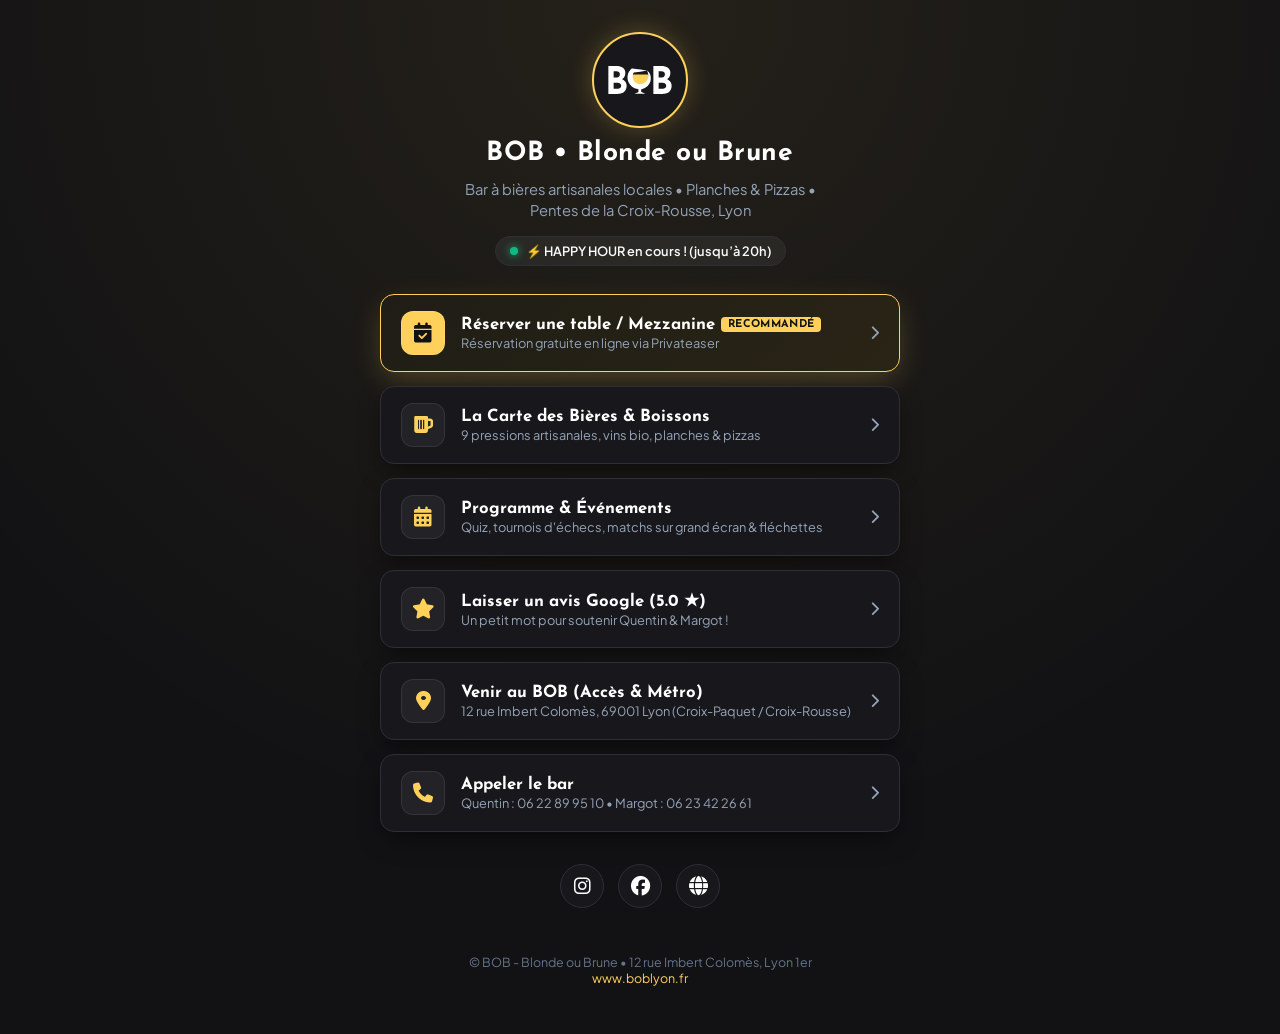
<file: links/index.html>
<!DOCTYPE html>
<html lang="fr">
<head>
  <meta charset="UTF-8">
  <meta name="viewport" content="width=device-width, initial-scale=1.0, viewport-fit=cover">
  <title>BOB - Blonde ou Brune | Liens utiles & Réservation</title>
  <meta name="description" content="Tous les liens officiels du bar BOB - Blonde ou Brune aux Pentes de la Croix-Rousse à Lyon : réservation Privateaser, carte en direct, programme des événements et avis Google.">
  <meta name="theme-color" content="#121214">
  <link rel="canonical" href="https://www.boblyon.fr/links/">

  <!-- Open Graph -->
  <meta property="og:type" content="website">
  <meta property="og:url" content="https://www.boblyon.fr/links/">
  <meta property="og:title" content="BOB - Blonde ou Brune | Liens & Réservation">
  <meta property="og:description" content="Réservez votre table ou mezzanine, consultez la carte des 9 pressions et suivez les événements du BOB à Lyon.">
  <meta property="og:image" content="../assets/logos/BOB LOGO B.png">

  <!-- Favicons -->
  <link rel="icon" type="image/svg+xml" href="../assets/logos/BOB LOGO N.svg">
  <link rel="alternate icon" type="image/png" href="../assets/logos/BOB EMBLEME N.png">

  <!-- Google Fonts -->
  <link rel="preconnect" href="https://fonts.googleapis.com">
  <link rel="preconnect" href="https://fonts.gstatic.com" crossorigin>
  <link href="https://fonts.googleapis.com/css2?family=Josefin+Sans:wght@500;600;700;800&family=Plus+Jakarta+Sans:wght@400;500;600;700&display=swap" rel="stylesheet">

  <!-- FontAwesome 6 -->
  <link rel="stylesheet" href="https://cdnjs.cloudflare.com/ajax/libs/font-awesome/6.5.1/css/all.min.css">

  <!-- Analytics (GoatCounter privacy-first, RGPD compliant, 0 cookies) -->
  <script data-goatcounter="https://boblyon.goatcounter.com/count" async src="//gc.zgo.at/count.js"></script>

  <style>
    :root {
      --bg-dark: #121214;
      --bg-card: #18181c;
      --bg-card-hover: #222228;
      --border-color: #2e2e38;
      --gold: #ffd15b;
      --gold-dark: #d4af37;
      --text-main: #f8fafc;
      --text-muted: #94a3b8;
      --font-title: 'Josefin Sans', sans-serif;
      --font-body: 'Plus Jakarta Sans', sans-serif;
      --radius-btn: 14px;
      --shadow: 0 10px 25px -5px rgba(0, 0, 0, 0.5);
    }

    * {
      box-sizing: border-box;
      margin: 0;
      padding: 0;
      -webkit-tap-highlight-color: transparent;
    }

    body {
      background-color: var(--bg-dark);
      color: var(--text-main);
      font-family: var(--font-body);
      min-height: 100vh;
      display: flex;
      flex-direction: column;
      align-items: center;
      padding: 32px 18px 48px;
      background-image: radial-gradient(circle at 50% 0%, rgba(255, 209, 91, 0.08) 0%, transparent 70%);
    }

    .links-wrapper {
      width: 100%;
      max-width: 520px;
      display: flex;
      flex-direction: column;
      align-items: center;
      gap: 22px;
    }

    /* Profil Header */
    .profile-header {
      text-align: center;
      display: flex;
      flex-direction: column;
      align-items: center;
      gap: 12px;
    }

    .brand-logo-circle {
      width: 96px;
      height: 96px;
      border-radius: 50%;
      background: #18181c;
      border: 2px solid var(--gold);
      padding: 8px;
      box-shadow: 0 0 24px rgba(255, 209, 91, 0.25);
      transition: transform 0.3s ease;
    }

    .brand-logo-circle:hover {
      transform: scale(1.05);
    }

    .brand-logo-circle img {
      width: 100%;
      height: 100%;
      object-fit: contain;
    }

    .brand-title {
      font-family: var(--font-title);
      font-size: 1.65rem;
      font-weight: 800;
      letter-spacing: 0.02em;
      color: #ffffff;
    }

    .brand-tagline {
      font-size: 0.92rem;
      color: var(--text-muted);
      max-width: 360px;
      line-height: 1.4;
    }

    /* Live Status Pill */
    .status-pill {
      display: inline-flex;
      align-items: center;
      gap: 8px;
      padding: 6px 14px;
      border-radius: 30px;
      font-size: 0.8rem;
      font-weight: 600;
      background: rgba(255, 255, 255, 0.05);
      border: 1px solid var(--border-color);
      margin-top: 4px;
    }

    .status-dot {
      width: 8px;
      height: 8px;
      border-radius: 50%;
      background: #10b981;
      box-shadow: 0 0 8px #10b981;
    }

    .status-dot.soon {
      background: #f59e0b;
      box-shadow: 0 0 8px #f59e0b;
    }

    .status-dot.closed {
      background: #ef4444;
      box-shadow: 0 0 8px #ef4444;
    }

    /* Links Buttons Container */
    .links-list {
      width: 100%;
      display: flex;
      flex-direction: column;
      gap: 14px;
      margin-top: 6px;
    }

    .link-item {
      display: flex;
      align-items: center;
      gap: 16px;
      width: 100%;
      padding: 16px 20px;
      background: var(--bg-card);
      border: 1px solid var(--border-color);
      border-radius: var(--radius-btn);
      color: var(--text-main);
      text-decoration: none;
      box-shadow: var(--shadow);
      transition: all 0.25s cubic-bezier(0.2, 0.8, 0.2, 1);
      position: relative;
      overflow: hidden;
    }

    .link-item:hover, .link-item:active {
      transform: translateY(-2px);
      background: var(--bg-card-hover);
      border-color: rgba(255, 209, 91, 0.4);
      box-shadow: 0 14px 28px -6px rgba(0, 0, 0, 0.6);
    }

    /* Primary Featured Button (Privateaser) */
    .link-item.featured {
      background: linear-gradient(135deg, #1f1d16 0%, #292415 100%);
      border: 1.5px solid var(--gold);
      box-shadow: 0 10px 30px -4px rgba(255, 209, 91, 0.25);
    }

    .link-item.featured:hover {
      background: linear-gradient(135deg, #2a261a 0%, #362f18 100%);
      border-color: #ffe08a;
    }

    .link-item.featured .link-icon {
      background: var(--gold);
      color: #121214;
    }

    .link-icon {
      width: 44px;
      height: 44px;
      border-radius: 12px;
      background: rgba(255, 255, 255, 0.05);
      border: 1px solid rgba(255, 255, 255, 0.08);
      display: flex;
      align-items: center;
      justify-content: center;
      font-size: 1.25rem;
      color: var(--gold);
      flex-shrink: 0;
      transition: transform 0.2s ease;
    }

    .link-item:hover .link-icon {
      transform: scale(1.08);
    }

    .link-texts {
      flex: 1;
      display: flex;
      flex-direction: column;
      gap: 2px;
    }

    .link-label {
      font-family: var(--font-title);
      font-size: 1.05rem;
      font-weight: 700;
      color: #ffffff;
      display: flex;
      align-items: center;
      gap: 6px;
    }

    .link-sub {
      font-size: 0.8rem;
      color: var(--text-muted);
      line-height: 1.25;
    }

    .link-arrow {
      font-size: 0.9rem;
      color: var(--text-muted);
      transition: transform 0.2s ease, color 0.2s ease;
    }

    .link-item:hover .link-arrow {
      transform: translateX(3px);
      color: var(--gold);
    }

    .badge-featured-mini {
      font-size: 0.68rem;
      padding: 2px 7px;
      background: var(--gold);
      color: #121214;
      font-weight: 800;
      border-radius: 4px;
      text-transform: uppercase;
      letter-spacing: 0.03em;
    }

    /* Social Icons Row */
    .social-row {
      display: flex;
      align-items: center;
      gap: 14px;
      margin-top: 10px;
    }

    .social-btn {
      width: 44px;
      height: 44px;
      border-radius: 50%;
      background: var(--bg-card);
      border: 1px solid var(--border-color);
      display: flex;
      align-items: center;
      justify-content: center;
      color: #ffffff;
      font-size: 1.2rem;
      text-decoration: none;
      transition: all 0.2s ease;
    }

    .social-btn:hover {
      background: var(--bg-card-hover);
      border-color: var(--gold);
      color: var(--gold);
      transform: translateY(-2px);
    }

    /* Footer */
    .links-footer {
      margin-top: 24px;
      text-align: center;
      font-size: 0.78rem;
      color: #64748b;
    }

    .links-footer a {
      color: var(--gold);
      text-decoration: none;
    }

    .links-footer a:hover {
      text-decoration: underline;
    }
  </style>
</head>
<body>

  <main class="links-wrapper">
    <!-- Header -->
    <header class="profile-header">
      <a href="../" class="brand-logo-circle" aria-label="Accueil BOB">
        <img src="../assets/logos/BOB LOGO B.svg" alt="BOB Lyon Logo" onerror="this.src='../assets/logos/BOB LOGO B.png'">
      </a>
      <h1 class="brand-title">BOB • Blonde ou Brune</h1>
      <p class="brand-tagline">Bar à bières artisanales locales • Planches & Pizzas • Pentes de la Croix-Rousse, Lyon</p>
      
      <!-- Live Status Pill -->
      <div id="live-status-pill" class="status-pill">
        <span class="status-dot"></span>
        <span id="live-status-text">Calcul des horaires...</span>
      </div>
    </header>

    <!-- Navigation Action Links -->
    <nav class="links-list" aria-label="Liens d'action rapide">
      
      <!-- 1. Réserver (Privateaser - Mis en valeur) -->
      <a href="https://www.privateaser.com/lieu/45402-bob-blonde-ou-brune" 
         target="_blank" 
         rel="noopener noreferrer" 
         class="link-item featured" 
         data-track="privateaser-reservation" 
         data-label="links_page_hero">
        <div class="link-icon">
          <i class="fa-solid fa-calendar-check"></i>
        </div>
        <div class="link-texts">
          <div class="link-label">
            <span>Réserver une table / Mezzanine</span>
            <span class="badge-featured-mini">Recommandé</span>
          </div>
          <span class="link-sub">Réservation gratuite en ligne via Privateaser</span>
        </div>
        <i class="fa-solid fa-chevron-right link-arrow"></i>
      </a>

      <!-- 2. La Carte en Direct -->
      <a href="../#carte" class="link-item" data-track="view_menu" data-label="links_page_menu">
        <div class="link-icon">
          <i class="fa-solid fa-beer-mug-empty"></i>
        </div>
        <div class="link-texts">
          <div class="link-label">La Carte des Bières & Boissons</div>
          <span class="link-sub">9 pressions artisanales, vins bio, planches & pizzas</span>
        </div>
        <i class="fa-solid fa-chevron-right link-arrow"></i>
      </a>

      <!-- 3. Événements & Animations -->
      <a href="../#evenements" class="link-item" data-track="view_events" data-label="links_page_events">
        <div class="link-icon">
          <i class="fa-solid fa-calendar-days"></i>
        </div>
        <div class="link-texts">
          <div class="link-label">Programme & Événements</div>
          <span class="link-sub">Quiz, tournois d'échecs, matchs sur grand écran & fléchettes</span>
        </div>
        <i class="fa-solid fa-chevron-right link-arrow"></i>
      </a>

      <!-- 4. Avis Google 5 Étoiles -->
      <a href="https://goo.gl/maps/MY7jRcQqQhJo7zKR6" 
         target="_blank" 
         rel="noopener noreferrer" 
         class="link-item" 
         data-track="google_review" 
         data-label="links_page_review">
        <div class="link-icon">
          <i class="fa-solid fa-star"></i>
        </div>
        <div class="link-texts">
          <div class="link-label">Laisser un avis Google (5.0 ★)</div>
          <span class="link-sub">Un petit mot pour soutenir Quentin & Margot !</span>
        </div>
        <i class="fa-solid fa-chevron-right link-arrow"></i>
      </a>

      <!-- 5. Adresse & Itinéraire -->
      <a href="https://goo.gl/maps/MY7jRcQqQhJo7zKR6" 
         target="_blank" 
         rel="noopener noreferrer" 
         class="link-item" 
         data-track="directions_maps" 
         data-label="links_page_maps">
        <div class="link-icon">
          <i class="fa-solid fa-location-dot"></i>
        </div>
        <div class="link-texts">
          <div class="link-label">Venir au BOB (Accès & Métro)</div>
          <span class="link-sub">12 rue Imbert Colomès, 69001 Lyon (Croix-Paquet / Croix-Rousse)</span>
        </div>
        <i class="fa-solid fa-chevron-right link-arrow"></i>
      </a>

      <!-- 6. Appeler le Bar -->
      <a href="tel:0622899510" class="link-item" data-track="phone_call" data-label="links_page_phone">
        <div class="link-icon">
          <i class="fa-solid fa-phone"></i>
        </div>
        <div class="link-texts">
          <div class="link-label">Appeler le bar</div>
          <span class="link-sub">Quentin : 06 22 89 95 10 • Margot : 06 23 42 26 61</span>
        </div>
        <i class="fa-solid fa-chevron-right link-arrow"></i>
      </a>

    </nav>

    <!-- Social Row -->
    <div class="social-row">
      <a href="https://www.instagram.com/leboblyon/" target="_blank" rel="noopener noreferrer" class="social-btn" aria-label="Instagram @leboblyon" data-track="social_instagram">
        <i class="fa-brands fa-instagram"></i>
      </a>
      <a href="https://www.facebook.com/profile.php?id=100083176527737" target="_blank" rel="noopener noreferrer" class="social-btn" aria-label="Facebook BOB Lyon" data-track="social_facebook">
        <i class="fa-brands fa-facebook"></i>
      </a>
      <a href="../" class="social-btn" aria-label="Site officiel BOB Lyon" data-track="site_home">
        <i class="fa-solid fa-globe"></i>
      </a>
    </div>

    <!-- Footer -->
    <footer class="links-footer">
      <p>© BOB - Blonde ou Brune • 12 rue Imbert Colomès, Lyon 1er</p>
      <p><a href="../">www.boblyon.fr</a></p>
    </footer>
  </main>

  <script>
    // Live Schedule Status Logic (Heure de Paris)
    function updateSchedule() {
      const statusText = document.getElementById('live-status-text');
      const statusPill = document.getElementById('live-status-pill');
      if (!statusText || !statusPill) return;

      const now = new Date();
      const parisDate = new Date(now.toLocaleString('en-US', { timeZone: 'Europe/Paris' }));
      const day = parisDate.getDay();
      const hours = parisDate.getHours();
      const mins = parisDate.getMinutes();
      const timeInMins = hours * 60 + mins;

      let message = '';
      let dotClass = '';

      if (hours < 1) {
        if (day >= 3 && day <= 6 || day === 0) {
          message = 'Ouvert actuellement (ferme à 01h)';
          dotClass = '';
        } else {
          message = 'Fermé actuellement';
          dotClass = 'closed';
        }
      } else {
        if (day === 1) {
          if (timeInMins >= 18 * 60 && timeInMins < 24 * 60) {
            message = timeInMins < 20 * 60 ? '⚡ HAPPY HOUR en cours ! (jusqu’à 20h)' : 'Ouvert actuellement (ferme à minuit)';
            dotClass = '';
          } else if (timeInMins < 18 * 60) {
            message = 'Fermé • Ouvre aujourd’hui à 18h00';
            dotClass = 'soon';
          } else {
            message = 'Fermé actuellement • Réouverture mardi 17h';
            dotClass = 'closed';
          }
        } else if (day >= 2 && day <= 5) {
          if (timeInMins >= 17 * 60) {
            message = timeInMins < 20 * 60 ? '⚡ HAPPY HOUR en cours ! (jusqu’à 20h)' : 'Ouvert actuellement (ferme à 01h)';
            dotClass = '';
          } else {
            message = 'Fermé • Ouvre aujourd’hui à 17h00';
            dotClass = 'soon';
          }
        } else if (day === 6) {
          if (timeInMins >= 16 * 60) {
            message = (timeInMins >= 17 * 60 && timeInMins < 20 * 60) ? '⚡ HAPPY HOUR en cours !' : 'Ouvert actuellement (ferme à 01h)';
            dotClass = '';
          } else {
            message = 'Fermé • Ouvre aujourd’hui à 16h00';
            dotClass = 'soon';
          }
        } else {
          message = 'Fermé le dimanche • Réouverture lundi 18h';
          dotClass = 'closed';
        }
      }

      statusText.textContent = message;
      const dot = statusPill.querySelector('.status-dot');
      if (dot) dot.className = 'status-dot ' + dotClass;
    }

    updateSchedule();
    setInterval(updateSchedule, 60000);

    // Event tracking dispatcher
    document.querySelectorAll('[data-track]').forEach(el => {
      el.addEventListener('click', () => {
        const eventName = el.getAttribute('data-track');
        const eventLabel = el.getAttribute('data-label') || el.getAttribute('href');
        if (window.goatcounter && typeof window.goatcounter.count === 'function') {
          window.goatcounter.count({
            path: 'event/' + eventName,
            title: eventLabel,
            event: true
          });
        }
        if (window.gtag && typeof window.gtag === 'function') {
          window.gtag('event', eventName, { event_label: eventLabel });
        }
      });
    });
  </script>
</body>
</html>
</file>
